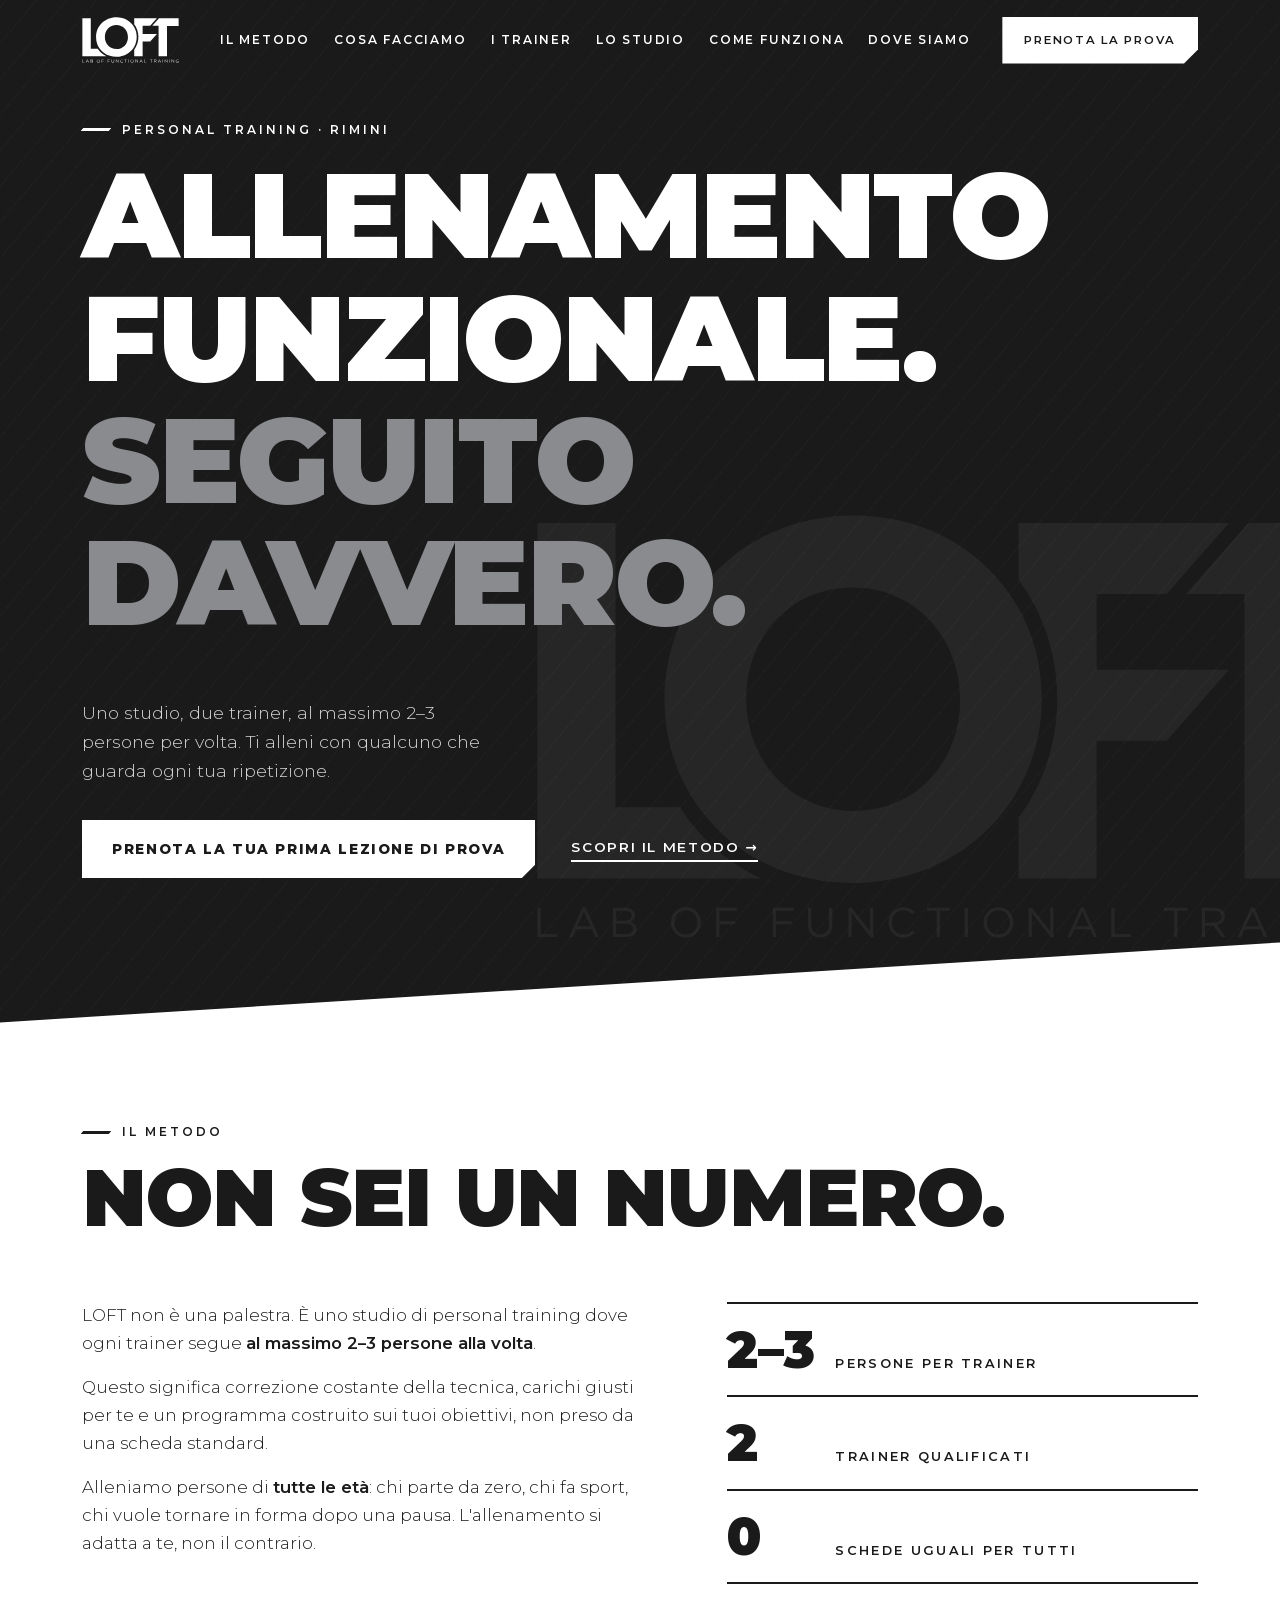
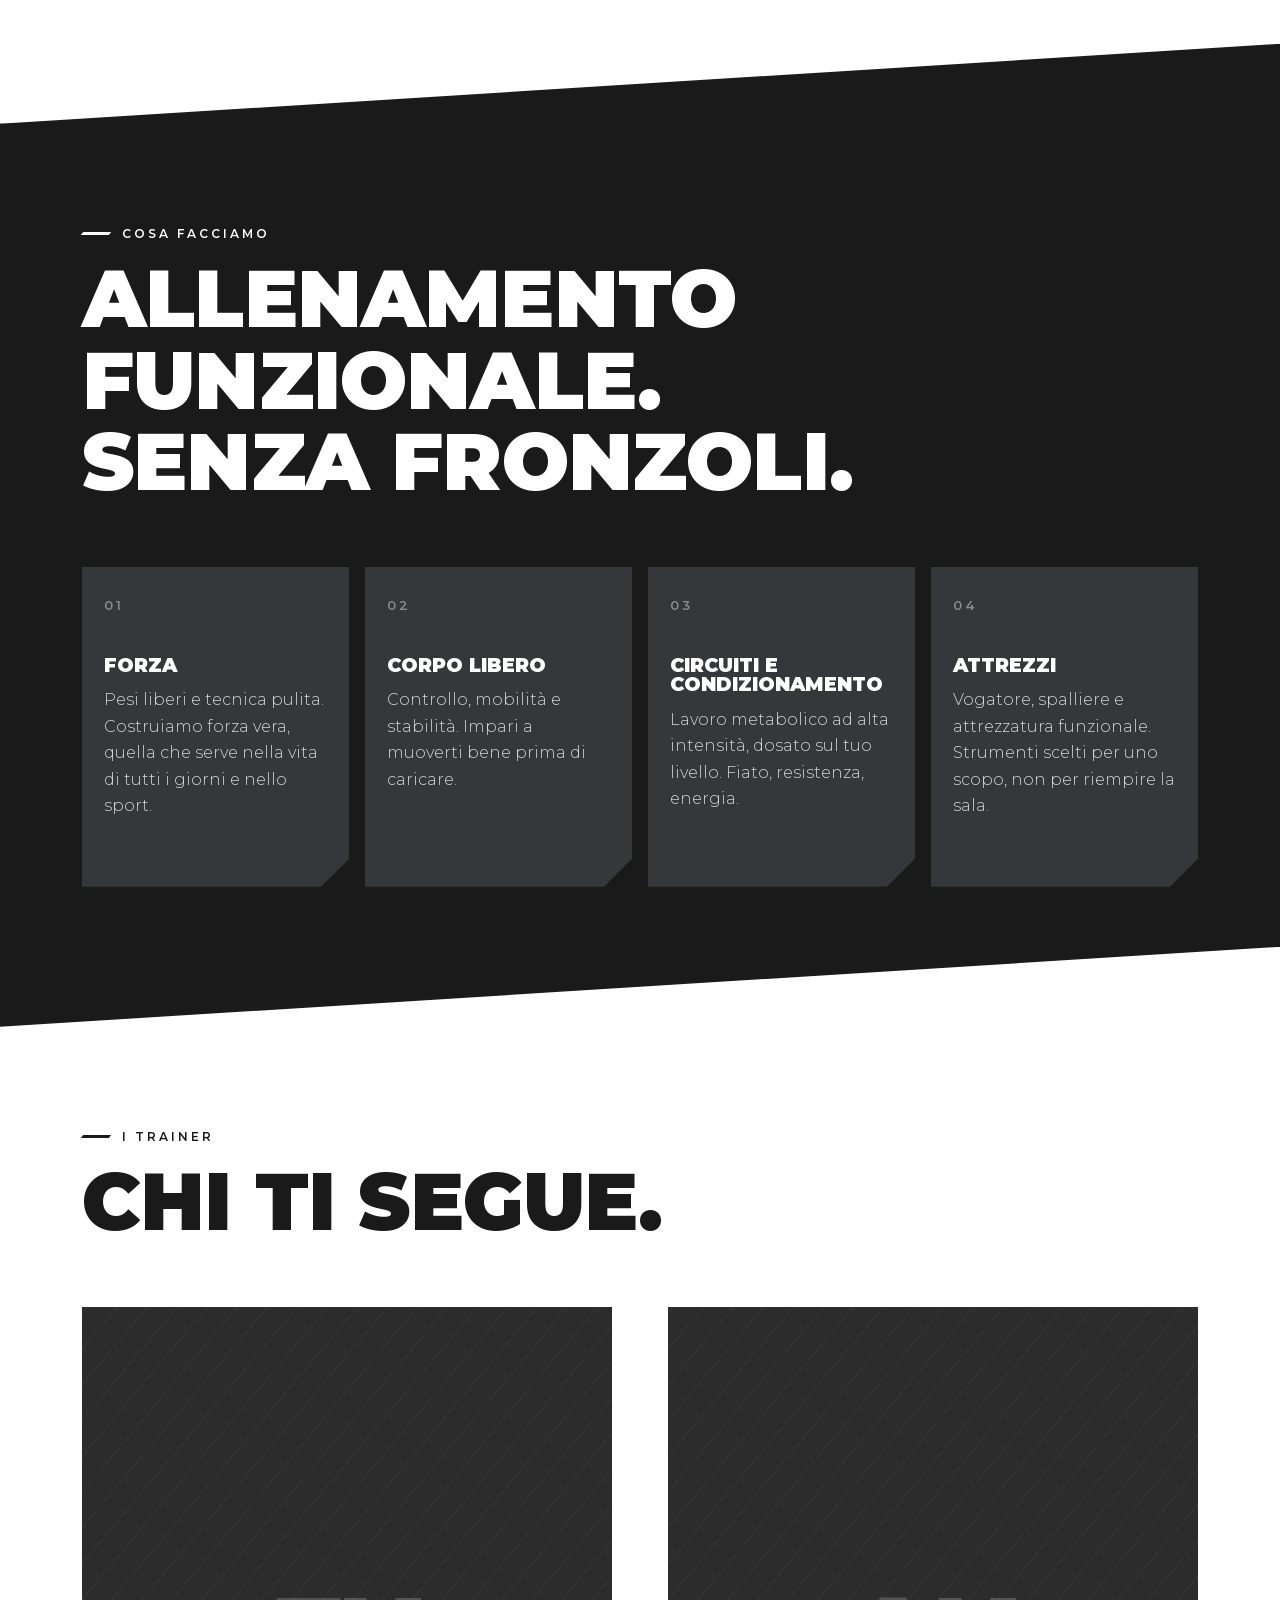
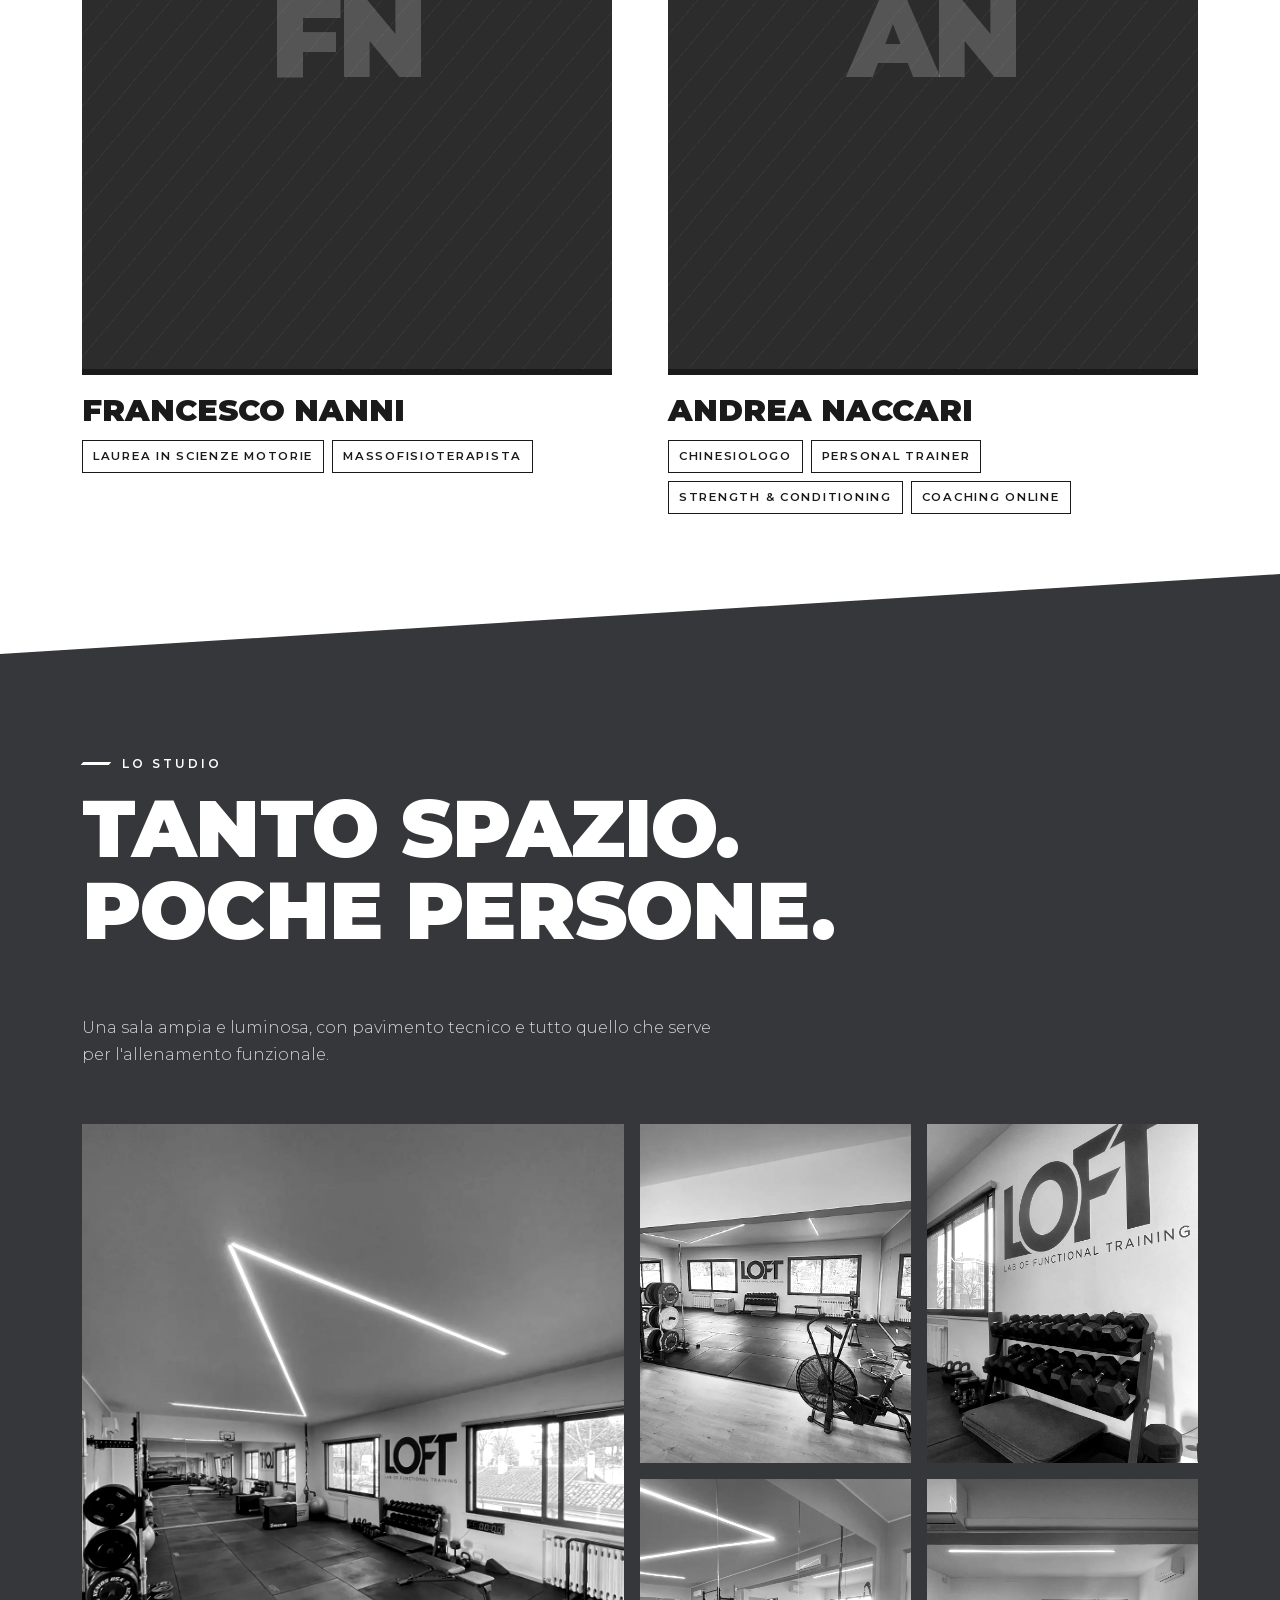
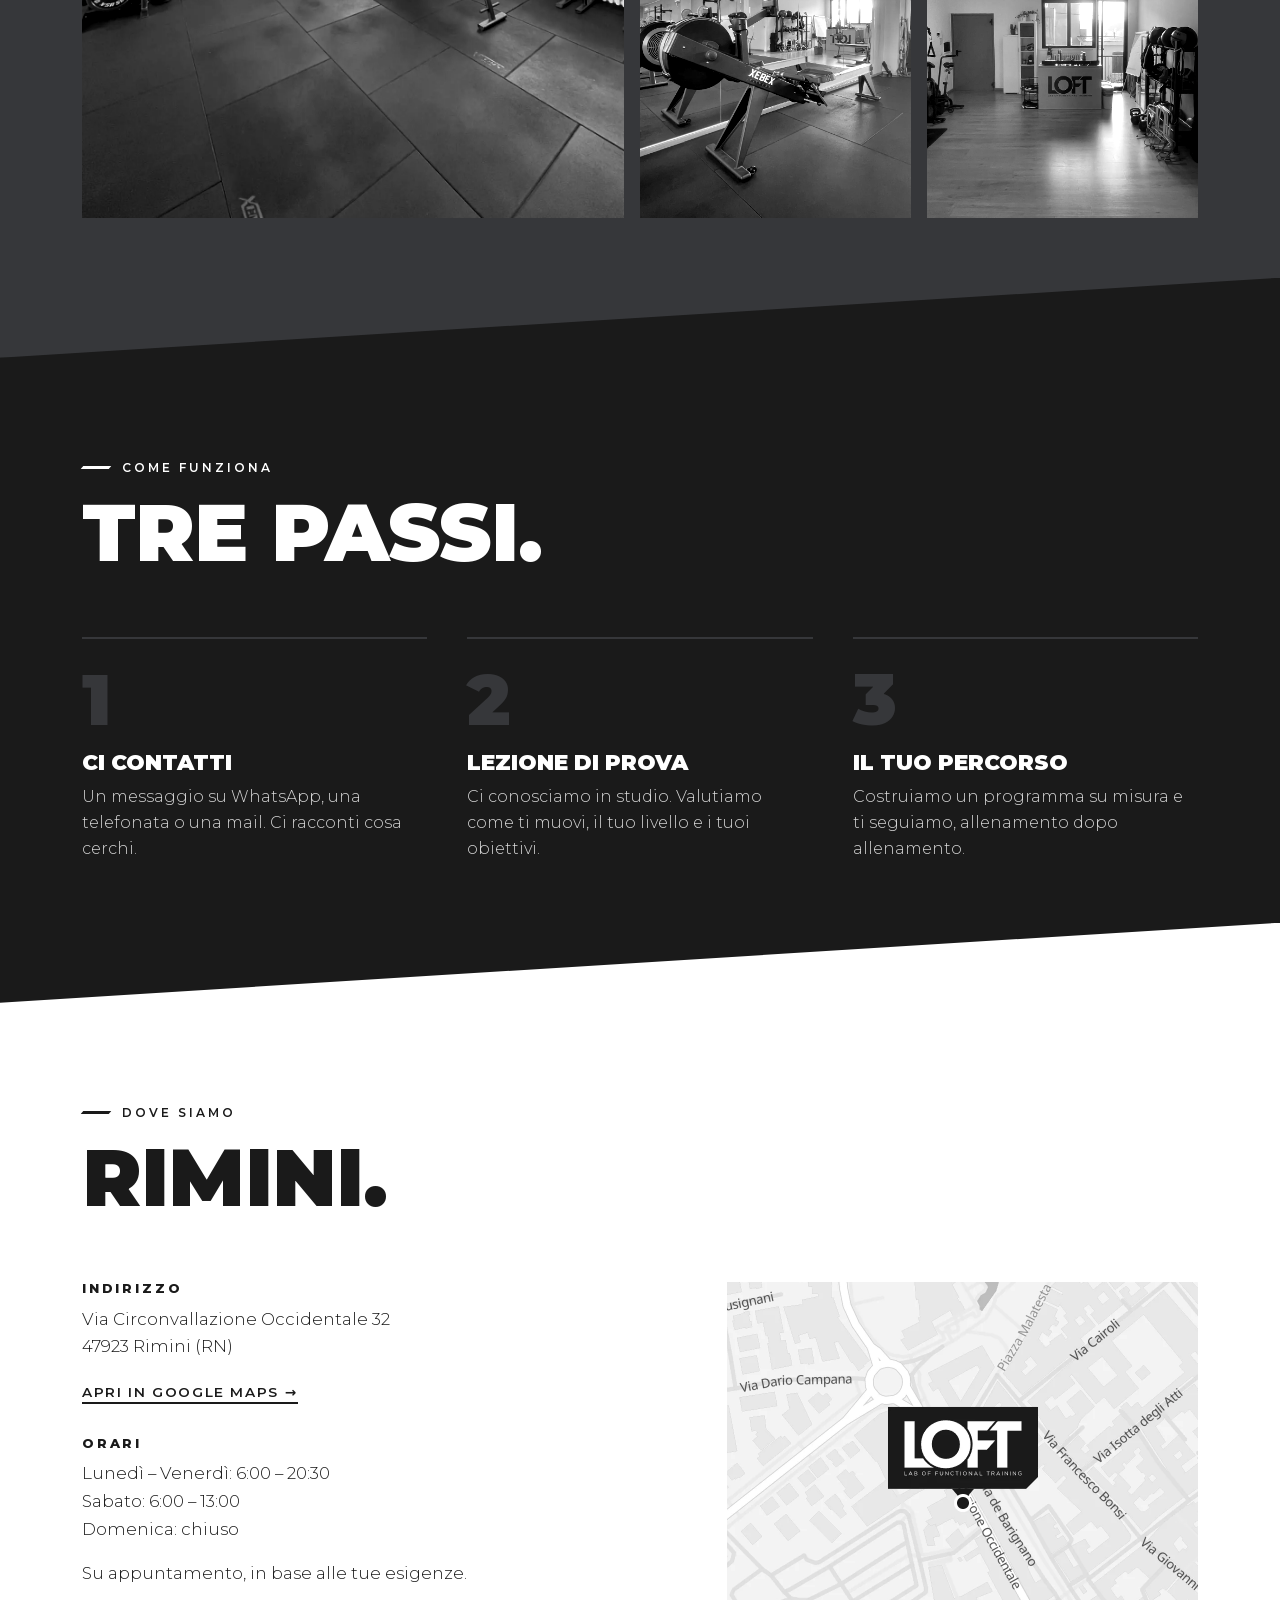
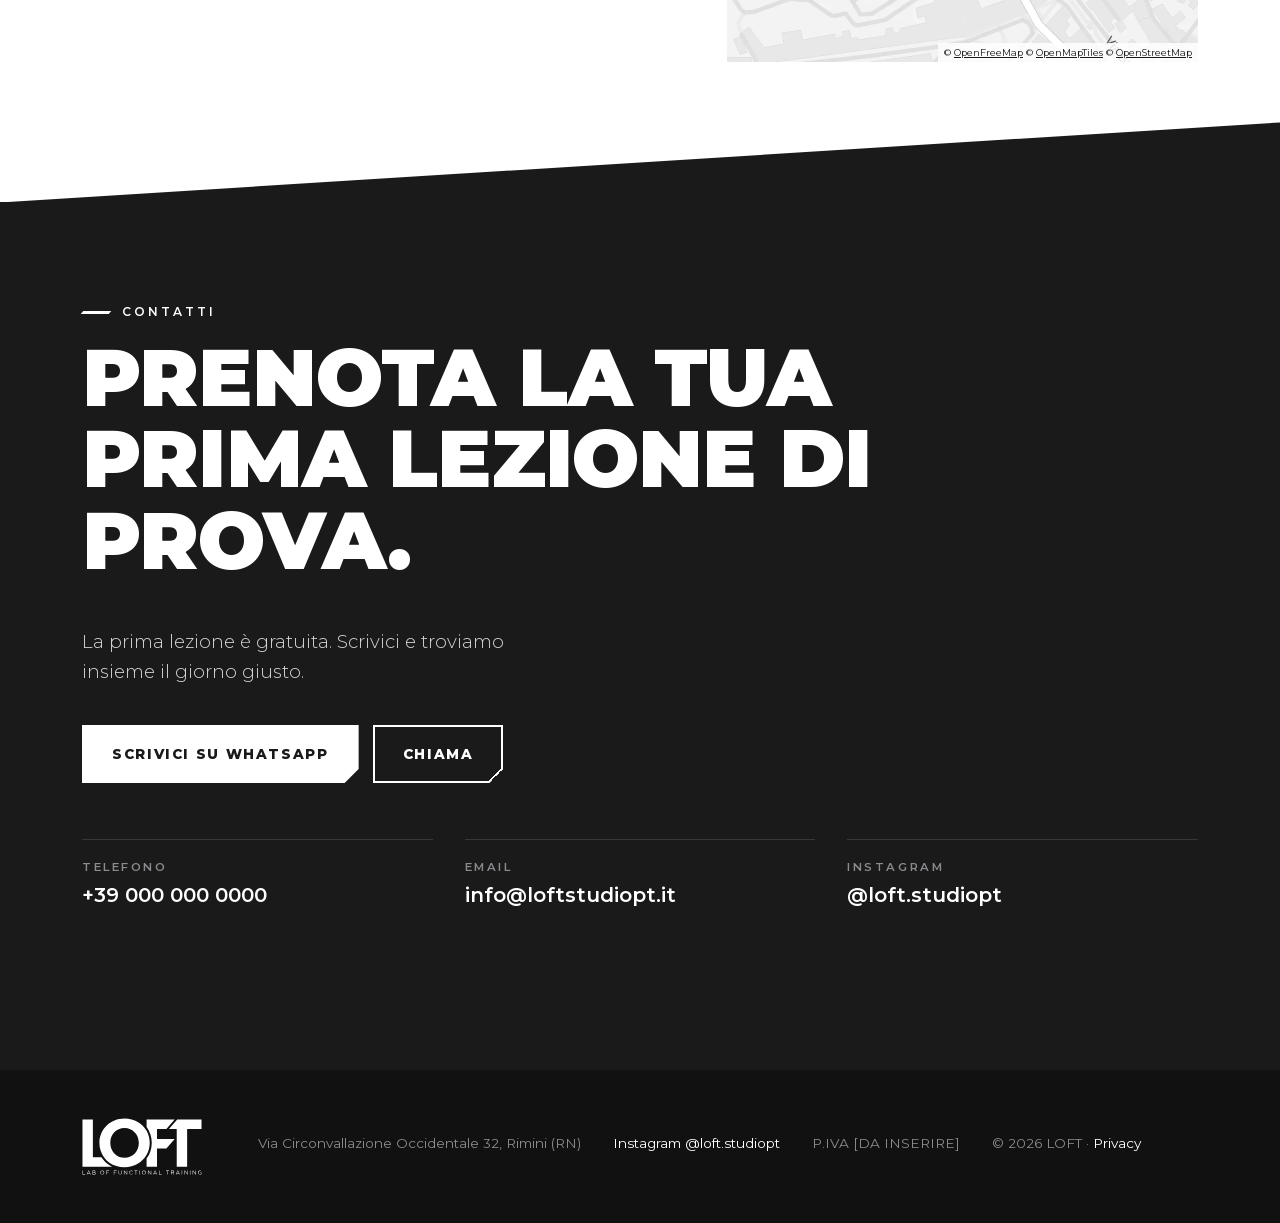
<file: index.html>
<!DOCTYPE html>
<!--
  LOFT – Lab of Functional Training · sito vetrina one-page
  ----------------------------------------------------------
  - I TESTI si modificano direttamente qui sotto, sezione per sezione.
  - I CONTATTI (telefono, WhatsApp, email) sono centralizzati in js/main.js,
    in cima al file (oggetto CONTATTI). Cambiali lì, una volta sola.
  - Tutto ciò che è da completare è marcato con [DA INSERIRE] o con un commento "DA SOSTITUIRE"
    (cerca queste parole nel file).
-->
<html lang="it">
<head>
  <meta charset="utf-8">
  <meta name="viewport" content="width=device-width, initial-scale=1">

  <!-- SEO base -->
  <title>LOFT – Lab of Functional Training | Personal training a Rimini</title>
  <meta name="description" content="Studio di personal training a Rimini. Allenamento funzionale con massimo 2–3 persone per trainer: attenzione individuale e programmazione su misura, per tutte le età.">
  <meta name="theme-color" content="#1A1A1A">

  <!-- Open Graph: l'anteprima quando si condivide il link su WhatsApp / Instagram -->
  <meta property="og:type" content="website">
  <meta property="og:locale" content="it_IT">
  <meta property="og:title" content="LOFT – Lab of Functional Training">
  <meta property="og:description" content="Allenamento funzionale a Rimini. Seguito davvero: massimo 2–3 persone per trainer.">
  <!-- Indirizzi completi (WhatsApp e Facebook li vogliono così).
       DA SOSTITUIRE quando ci sarà il dominio loftstudiopt.it -->
  <link rel="canonical" href="https://giacomociotti.github.io/loft/">
  <meta property="og:url" content="https://giacomociotti.github.io/loft/">
  <meta property="og:image" content="https://giacomociotti.github.io/loft/assets/logo/og-image.jpg">
  <meta property="og:image:width" content="1200">
  <meta property="og:image:height" content="630">

  <!-- Icone (favicon) ricavate dal logo -->
  <link rel="icon" type="image/png" sizes="32x32" href="assets/logo/favicon-32.png">
  <link rel="apple-touch-icon" href="assets/logo/apple-touch-icon.png">

  <!-- Font: Montserrat da Google Fonts -->
  <!-- Font Montserrat ospitato nel sito (vedi css/style.css): "preload" lo fa scaricare subito -->
  <link rel="preload" href="assets/fonts/montserrat-latin.woff2" as="font" type="font/woff2" crossorigin>

  <link rel="stylesheet" href="css/style.css?v=10">

  <!-- Dati strutturati per Google (scheda attività locale).
       Telefono ed email da aggiungere quando saranno quelli reali:
       "telephone": "+39...", "email": "..." -->
  <script type="application/ld+json">
  {
    "@context": "https://schema.org",
    "@type": "SportsActivityLocation",
    "name": "LOFT – Lab of Functional Training",
    "description": "Studio di personal training e allenamento funzionale a Rimini.",
    "url": "https://giacomociotti.github.io/loft/",
    "image": "https://giacomociotti.github.io/loft/assets/logo/og-image.jpg",
    "address": {
      "@type": "PostalAddress",
      "streetAddress": "Via Circonvallazione Occidentale 32",
      "addressLocality": "Rimini",
      "addressRegion": "RN",
      "addressCountry": "IT"
    },
    "openingHoursSpecification": [
      { "@type": "OpeningHoursSpecification",
        "dayOfWeek": ["Monday", "Tuesday", "Wednesday", "Thursday", "Friday"],
        "opens": "06:00", "closes": "20:30" },
      { "@type": "OpeningHoursSpecification",
        "dayOfWeek": "Saturday",
        "opens": "06:00", "closes": "13:00" }
    ],
    "hasMap": "https://maps.app.goo.gl/HEeSXWWouQDTuFud7",
    "sameAs": ["https://www.instagram.com/loft.studiopt"]
  }
  </script>
</head>
<body>

  <!-- Link nascosto per chi naviga da tastiera: salta direttamente al contenuto -->
  <a class="skip-link" href="#metodo">Vai al contenuto</a>

  <!-- ===================== MENU IN ALTO ===================== -->
  <header class="site-header" id="top">
    <div class="container header-inner">
      <a href="#top" class="header-logo" aria-label="LOFT – torna all'inizio">
        <img src="assets/logo/loft-logo-bianco.svg" alt="LOFT – Lab of Functional Training" width="524" height="249">
      </a>

      <!-- Bottone hamburger: visibile solo su telefono -->
      <button class="nav-toggle" aria-expanded="false" aria-controls="menu" aria-label="Apri il menu">
        <span></span><span></span><span></span>
      </button>

      <nav class="nav" id="menu" aria-label="Menu principale">
        <a href="#metodo">Il metodo</a>
        <a href="#cosa-facciamo">Cosa facciamo</a>
        <a href="#trainer">I trainer</a>
        <a href="#studio">Lo studio</a>
        <a href="#come-funziona">Come funziona</a>
        <a href="#dove-siamo">Dove siamo</a>
        <a href="#contatti" class="btn btn-light nav-cta">Prenota la prova</a>
      </nav>
    </div>
  </header>

  <main>

    <!-- ===================== 1. HERO ===================== -->
    <section class="hero">
      <div class="container hero-inner">
        <p class="eyebrow">Personal training · Rimini</p>
        <h1 class="hero-title">
          Allenamento funzionale.<br>
          <span class="outline">Seguito davvero.</span>
        </h1>
        <p class="hero-lead">
          Uno studio, due trainer, al massimo 2–3 persone per volta.
          Ti alleni con qualcuno che guarda ogni tua ripetizione.
        </p>
        <div class="hero-actions">
          <!-- "gratuita" da confermare con i titolari -->
          <a href="#contatti" class="btn btn-light">Prenota la tua prima lezione di prova</a>
          <a href="#metodo" class="link-arrow">Scopri il metodo</a>
        </div>
      </div>
      <!-- Grande "LOFT" decorativo sullo sfondo -->
      <img class="hero-watermark" src="assets/logo/loft-logo-bianco.svg" alt="" aria-hidden="true" width="524" height="249">
    </section>

    <!-- ===================== 2. IL METODO / CHI SIAMO ===================== -->
    <section class="section section-light cut-top" id="metodo">
      <div class="container">
        <p class="eyebrow">Il metodo</p>
        <h2 class="section-title">Non sei un numero.</h2>

        <div class="split">
          <div class="prose">
            <p>
              LOFT non è una palestra. È uno studio di personal training dove ogni trainer
              segue <strong>al massimo 2–3 persone alla volta</strong>.
            </p>
            <p>
              Questo significa correzione costante della tecnica, carichi giusti per te
              e un programma costruito sui tuoi obiettivi, non preso da una scheda standard.
            </p>
            <p>
              Alleniamo persone di <strong>tutte le età</strong>: chi parte da zero, chi fa sport,
              chi vuole tornare in forma dopo una pausa. L'allenamento si adatta a te,
              non il contrario.
            </p>
          </div>

          <ul class="facts">
            <li><span class="fact-num">2–3</span><span class="fact-label">persone per trainer</span></li>
            <li><span class="fact-num">2</span><span class="fact-label">trainer qualificati</span></li>
            <li><span class="fact-num">0</span><span class="fact-label">schede uguali per tutti</span></li>
          </ul>
        </div>
      </div>
    </section>

    <!-- ===================== 3. COSA FACCIAMO ===================== -->
    <section class="section section-dark cut-top" id="cosa-facciamo">
      <div class="container">
        <p class="eyebrow">Cosa facciamo</p>
        <h2 class="section-title">Allenamento funzionale.<br>Senza fronzoli.</h2>

        <div class="cards">
          <article class="card">
            <span class="card-num">01</span>
            <h3>Forza</h3>
            <p>Pesi liberi e tecnica pulita. Costruiamo forza vera, quella che serve nella vita di tutti i giorni e nello sport.</p>
          </article>
          <article class="card">
            <span class="card-num">02</span>
            <h3>Corpo libero</h3>
            <p>Controllo, mobilità e stabilità. Impari a muoverti bene prima di caricare.</p>
          </article>
          <article class="card">
            <span class="card-num">03</span>
            <h3>Circuiti e condizionamento</h3>
            <p>Lavoro metabolico ad alta intensità, dosato sul tuo livello. Fiato, resistenza, energia.</p>
          </article>
          <article class="card">
            <span class="card-num">04</span>
            <h3>Attrezzi</h3>
            <p>Vogatore, spalliere e attrezzatura funzionale. Strumenti scelti per uno scopo, non per riempire la sala.</p>
          </article>
        </div>
      </div>
    </section>

    <!-- ===================== 4. I TRAINER ===================== -->
    <section class="section section-light cut-top" id="trainer">
      <div class="container">
        <p class="eyebrow">I trainer</p>
        <h2 class="section-title">Chi ti segue.</h2>

        <div class="trainers">
          <article class="trainer">
            <!-- DA SOSTITUIRE: foto del trainer.
                 Quando c'è la foto, sostituisci il <div class="trainer-photo ..."> con:
                 <img class="trainer-photo" src="assets/img/francesco-nanni.webp" alt="Francesco Nanni, trainer di LOFT" loading="lazy" width="800" height="1000"> -->
            <div class="trainer-photo trainer-photo-placeholder" role="img" aria-label="Foto di Francesco Nanni in arrivo">FN</div>
            <div class="trainer-body">
              <h3>Francesco Nanni</h3>
              <ul class="tags">
                <li>Laurea in Scienze Motorie</li>
                <li>Massofisioterapista</li>
              </ul>
            </div>
          </article>

          <article class="trainer">
            <!-- DA SOSTITUIRE: foto del trainer (vedi istruzioni sopra), es. assets/img/andrea-naccari.webp -->
            <div class="trainer-photo trainer-photo-placeholder" role="img" aria-label="Foto di Andrea Naccari in arrivo">AN</div>
            <div class="trainer-body">
              <h3>Andrea Naccari</h3>
              <ul class="tags">
                <li>Chinesiologo</li>
                <li>Personal Trainer</li>
                <li>Strength &amp; Conditioning</li>
                <li>Coaching online</li>
              </ul>
            </div>
          </article>
        </div>
      </div>
    </section>

    <!-- ===================== 4b. LO STUDIO (foto della palestra) =====================
         Foto in assets/img/palestra/ (versioni leggere in WebP; gli originali sono in originali/).
         Il bianco e nero lo applica il CSS: le foto restano a colori nei file.
         Su telefono le foto scorrono di lato; su desktop diventano una griglia
         con la prima foto grande a sinistra. Per cambiare foto basta cambiare src e alt. -->
    <section class="section section-studio cut-top" id="studio">
      <div class="container">
        <p class="eyebrow">Lo studio</p>
        <h2 class="section-title">Tanto spazio.<br>Poche persone.</h2>
        <p class="studio-lead">Una sala ampia e luminosa, con pavimento tecnico e tutto quello che serve per l'allenamento funzionale.</p>

        <!-- tabindex e aria-label: permettono di scorrere le foto anche da tastiera -->
        <div class="gallery" role="region" aria-label="Foto dello studio" tabindex="0">
          <img src="assets/img/palestra/sala-panoramica.webp" alt="La sala di LOFT vista dal fondo, con le luci a LED sul soffitto e il logo sul muro" loading="lazy" width="1200" height="1600">
          <img src="assets/img/palestra/sala-panoramica-ingresso.webp" alt="La sala vista dall'ingresso: dischi, air bike e pavimento tecnico" loading="lazy" width="1000" height="1000">
          <img src="assets/img/palestra/parete-logo-manubri.webp" alt="Il logo LOFT sulla parete, sopra la rastrelliera dei manubri" loading="lazy" width="1000" height="1333">
          <img src="assets/img/palestra/vogatore-sala.webp" alt="Un vogatore davanti agli specchi della sala" loading="lazy" width="1000" height="1333">
          <img src="assets/img/palestra/sala-ingresso-bancone.webp" alt="L'ingresso con il bancone LOFT e l'attrezzatura funzionale" loading="lazy" width="1000" height="1333">
        </div>
      </div>
    </section>

    <!-- ===================== 5. COME FUNZIONA ===================== -->
    <section class="section section-dark cut-top" id="come-funziona">
      <div class="container">
        <p class="eyebrow">Come funziona</p>
        <h2 class="section-title">Tre passi.</h2>

        <ol class="steps">
          <li class="step">
            <span class="step-num">1</span>
            <h3>Ci contatti</h3>
            <p>Un messaggio su WhatsApp, una telefonata o una mail. Ci racconti cosa cerchi.</p>
          </li>
          <li class="step">
            <span class="step-num">2</span>
            <h3>Lezione di prova</h3>
            <p>Ci conosciamo in studio. Valutiamo come ti muovi, il tuo livello e i tuoi obiettivi.</p>
          </li>
          <li class="step">
            <span class="step-num">3</span>
            <h3>Il tuo percorso</h3>
            <p>Costruiamo un programma su misura e ti seguiamo, allenamento dopo allenamento.</p>
          </li>
        </ol>
      </div>
    </section>

    <!-- ===================== 6. DOVE SIAMO E ORARI ===================== -->
    <section class="section section-light cut-top" id="dove-siamo">
      <div class="container">
        <p class="eyebrow">Dove siamo</p>
        <h2 class="section-title">Rimini.</h2>

        <div class="split">
          <div class="info">
            <h3>Indirizzo</h3>
            <p>
              Via Circonvallazione Occidentale 32<br>
              47923 Rimini (RN)
            </p>
            <p>
              <a class="link-arrow link-dark" href="https://maps.app.goo.gl/HEeSXWWouQDTuFud7" target="_blank" rel="noopener">Apri in Google Maps</a>
            </p>

            <h3>Orari</h3>
            <!-- Orari presi dalla scheda Google Maps di LOFT (22/11/2026), da confermare con i titolari.
                 Se cambiano, aggiornarli anche nei dati strutturati (openingHoursSpecification) in cima alla pagina. -->
            <p>Lunedì – Venerdì: 6:00 – 20:30<br>Sabato: 6:00 – 13:00<br>Domenica: chiuso</p>
            <p>Su appuntamento, in base alle tue esigenze.</p>
          </div>

          <!-- Mappa: immagine statica salvata nel sito (assets/img/mappa-loft.webp).
               Disegnata da dati OpenStreetMap (stile OpenFreeMap) in alta definizione:
               il file è 2000×1520 pixel e il CSS lo mostra a metà (1000×760),
               così resta nitido sugli schermi dei telefoni.
               Nessun servizio esterno viene caricato: niente cookie, niente banner.
               Un tocco apre la scheda Google Maps di LOFT.
               La scritta con © OpenStreetMap è obbligatoria per la licenza: non toglierla. -->
          <div class="map">
            <a href="https://maps.app.goo.gl/HEeSXWWouQDTuFud7" target="_blank" rel="noopener" aria-label="Apri la posizione di LOFT in Google Maps">
              <img src="assets/img/mappa-loft.webp" alt="Mappa di Rimini con la posizione di LOFT in Via Circonvallazione Occidentale 32" loading="lazy" width="1000" height="760">
            </a>
            <small class="map-credit">© <a href="https://openfreemap.org" target="_blank" rel="noopener">OpenFreeMap</a> © <a href="https://openmaptiles.org" target="_blank" rel="noopener">OpenMapTiles</a> © <a href="https://www.openstreetmap.org/copyright" target="_blank" rel="noopener">OpenStreetMap</a></small>
          </div>
        </div>
      </div>
    </section>

    <!-- ===================== 7. CONTATTI ===================== -->
    <section class="section section-dark cut-top contact" id="contatti">
      <div class="container">
        <p class="eyebrow">Contatti</p>
        <h2 class="section-title">Prenota la tua<br>prima lezione di prova.</h2>
        <!-- DA SOSTITUIRE: confermare con i titolari che la prova sia gratuita -->
        <p class="contact-lead">La prima lezione è gratuita. Scrivici e troviamo insieme il giorno giusto.</p>

        <!-- I link qui sotto vengono completati da js/main.js (oggetto CONTATTI) -->
        <div class="contact-actions">
          <a class="btn btn-light" data-contatto="whatsapp" href="#" target="_blank" rel="noopener">Scrivici su WhatsApp</a>
          <a class="btn btn-outline" data-contatto="telefono" href="#">Chiama</a>
        </div>

        <ul class="contact-list">
          <li><span>Telefono</span> <a data-contatto="telefono" data-mostra="testo" href="#">[DA INSERIRE]</a></li>
          <li><span>Email</span> <a data-contatto="email" data-mostra="testo" href="#">[DA INSERIRE]</a></li>
          <li><span>Instagram</span> <a href="https://www.instagram.com/loft.studiopt" target="_blank" rel="noopener">@loft.studiopt</a></li>
        </ul>
      </div>
    </section>

  </main>

  <!-- ===================== 8. FOOTER ===================== -->
  <footer class="site-footer">
    <div class="container footer-inner">
      <img class="footer-logo" src="assets/logo/loft-logo-bianco.svg" alt="LOFT – Lab of Functional Training" width="524" height="249" loading="lazy">
      <div class="footer-info">
        <p>Via Circonvallazione Occidentale 32, Rimini (RN)</p>
        <p><a href="https://www.instagram.com/loft.studiopt" target="_blank" rel="noopener">Instagram @loft.studiopt</a></p>
        <!-- DA SOSTITUIRE: P.IVA e ragione sociale -->
        <p>P.IVA [DA INSERIRE]</p>
        <p>© <span id="anno">2026</span> LOFT · <a href="privacy.html">Privacy</a></p>
      </div>
    </div>
  </footer>

  <script src="js/main.js?v=4"></script>
</body>
</html>
</file>
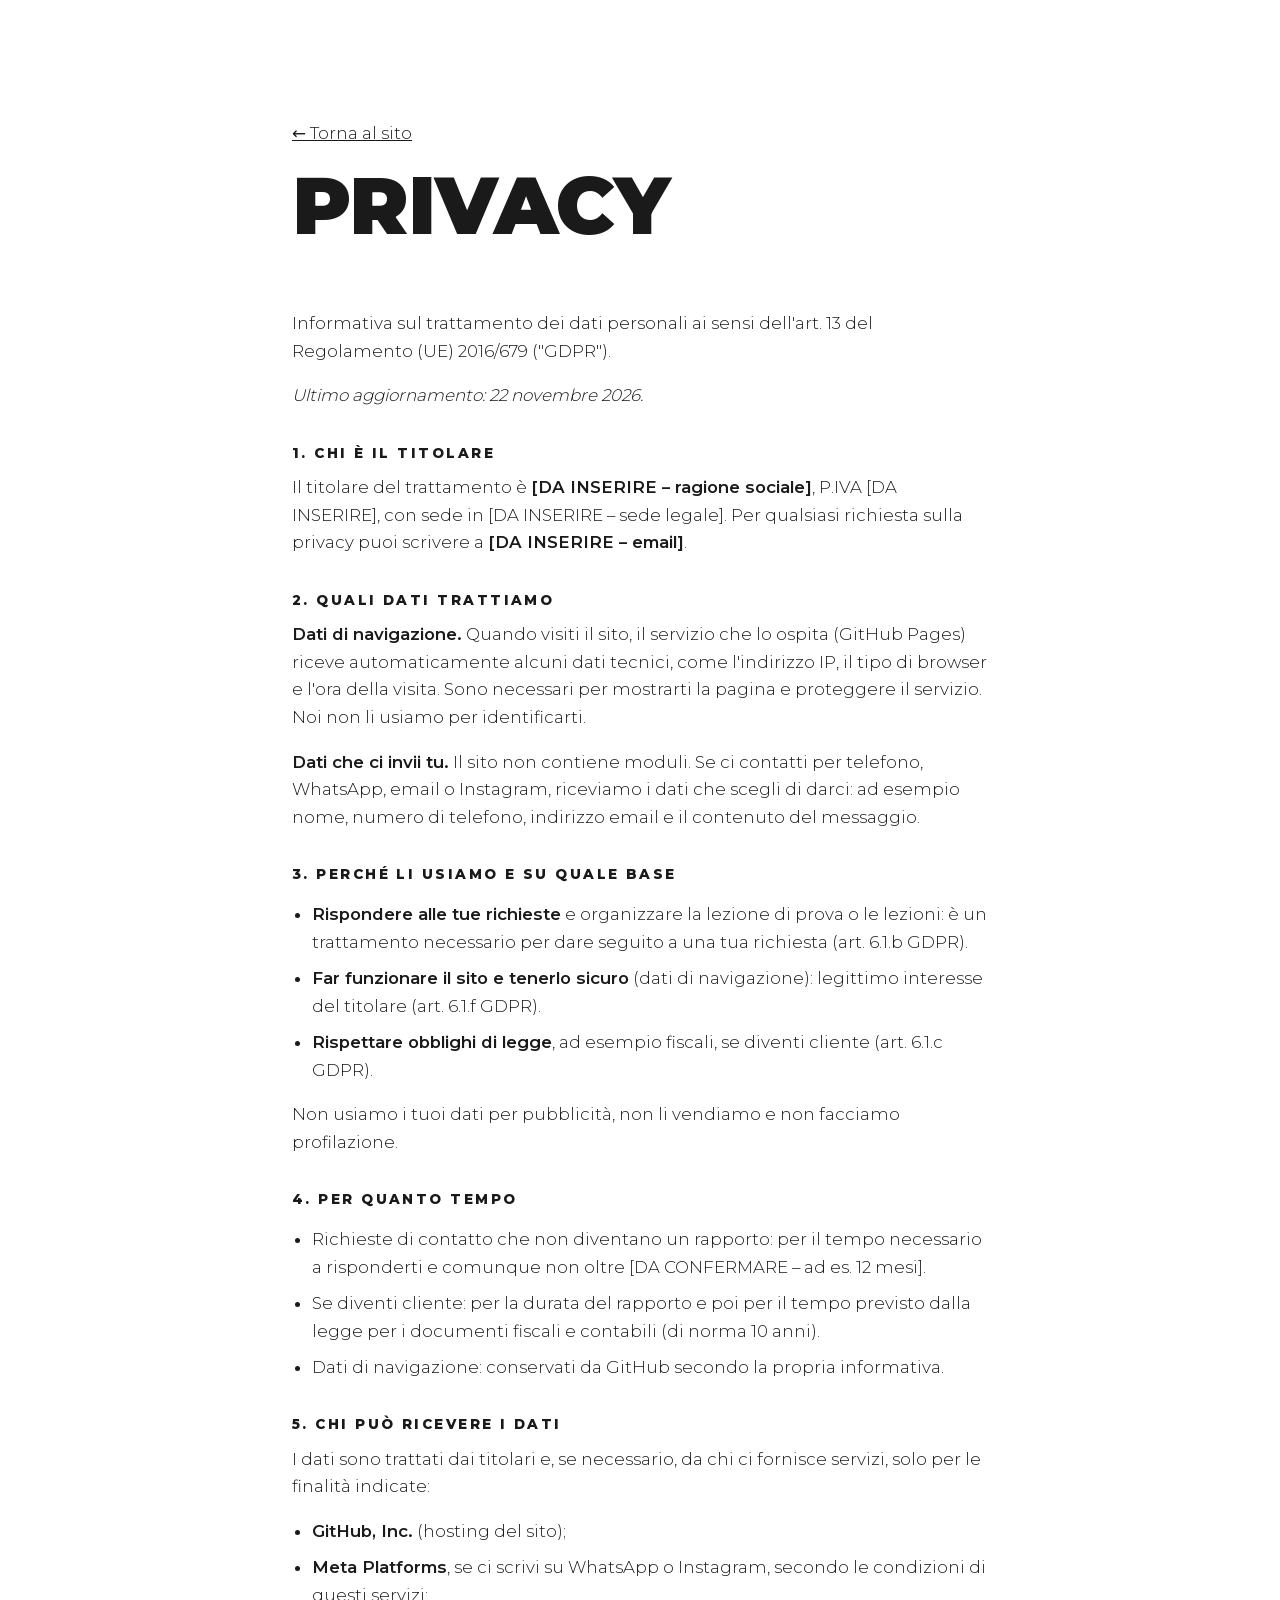
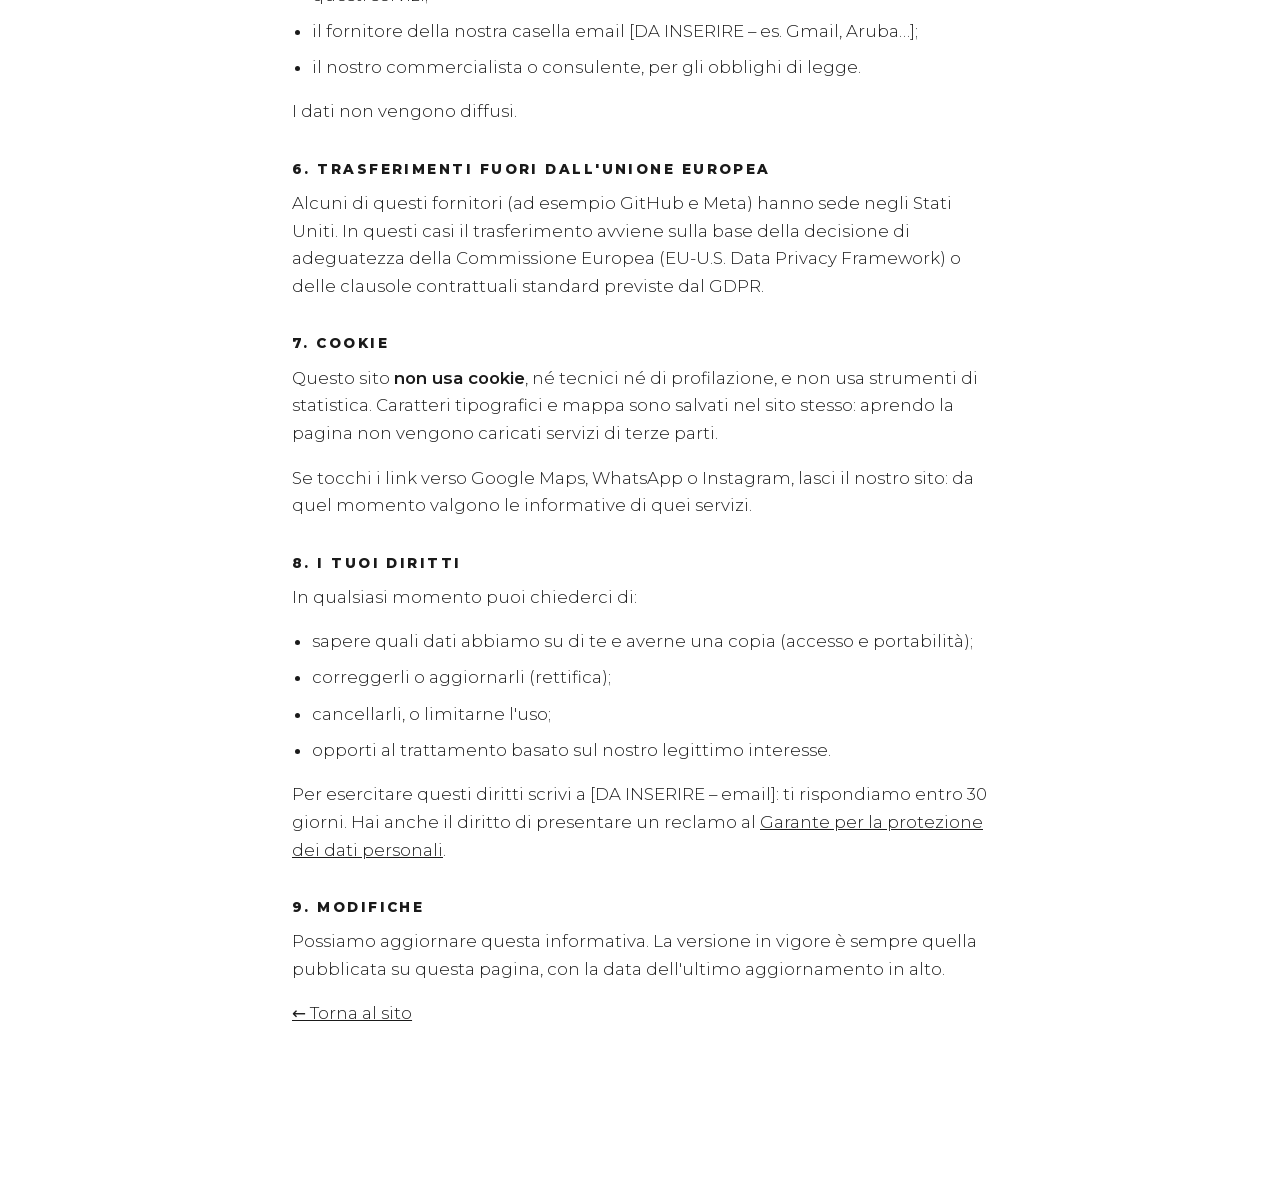
<file: privacy.html>
<!DOCTYPE html>
<html lang="it">
<head>
  <meta charset="utf-8">
  <meta name="viewport" content="width=device-width, initial-scale=1">
  <title>Privacy – LOFT</title>
  <meta name="robots" content="noindex">
  <link rel="icon" type="image/png" sizes="32x32" href="assets/logo/favicon-32.png">
  <!-- Font Montserrat ospitato nel sito (vedi css/style.css): "preload" lo fa scaricare subito -->
  <link rel="preload" href="assets/fonts/montserrat-latin.woff2" as="font" type="font/woff2" crossorigin>
  <link rel="stylesheet" href="css/style.css?v=10">
</head>
<body class="section-light">
  <!--
    INFORMATIVA PRIVACY – BOZZA COMPLETA, DA FAR VERIFICARE a un consulente/commercialista
    prima della pubblicazione definitiva (non è un parere legale).

    Cosa fa il sito, in breve (utile a chi la verifica):
    - nessun modulo, nessuna registrazione, nessun cookie, nessuno strumento di statistica;
    - font e mappa sono file salvati nel sito: la pagina non carica servizi esterni;
    - hosting: GitHub Pages (GitHub, Inc., USA), che registra l'IP dei visitatori;
    - i contatti avvengono fuori dal sito: telefono, WhatsApp (Meta), email, Instagram.

    Da completare: tutti i punti [DA INSERIRE] e [DA CONFERMARE].
  -->
  <main class="section">
    <div class="container prose" style="max-width: 760px;">
      <p><a class="link-dark" href="index.html">← Torna al sito</a></p>
      <h1 class="section-title">Privacy</h1>
      <p>Informativa sul trattamento dei dati personali ai sensi dell'art. 13 del Regolamento (UE) 2016/679 ("GDPR").</p>
      <p><em>Ultimo aggiornamento: 22 novembre 2026.</em></p>

      <h2>1. Chi è il titolare</h2>
      <p>Il titolare del trattamento è <strong>[DA INSERIRE – ragione sociale]</strong>, P.IVA [DA INSERIRE], con sede in [DA INSERIRE – sede legale]. Per qualsiasi richiesta sulla privacy puoi scrivere a <strong>[DA INSERIRE – email]</strong>.</p>

      <h2>2. Quali dati trattiamo</h2>
      <p><strong>Dati di navigazione.</strong> Quando visiti il sito, il servizio che lo ospita (GitHub Pages) riceve automaticamente alcuni dati tecnici, come l'indirizzo IP, il tipo di browser e l'ora della visita. Sono necessari per mostrarti la pagina e proteggere il servizio. Noi non li usiamo per identificarti.</p>
      <p><strong>Dati che ci invii tu.</strong> Il sito non contiene moduli. Se ci contatti per telefono, WhatsApp, email o Instagram, riceviamo i dati che scegli di darci: ad esempio nome, numero di telefono, indirizzo email e il contenuto del messaggio.</p>

      <h2>3. Perché li usiamo e su quale base</h2>
      <ul>
        <li><strong>Rispondere alle tue richieste</strong> e organizzare la lezione di prova o le lezioni: è un trattamento necessario per dare seguito a una tua richiesta (art. 6.1.b GDPR).</li>
        <li><strong>Far funzionare il sito e tenerlo sicuro</strong> (dati di navigazione): legittimo interesse del titolare (art. 6.1.f GDPR).</li>
        <li><strong>Rispettare obblighi di legge</strong>, ad esempio fiscali, se diventi cliente (art. 6.1.c GDPR).</li>
      </ul>
      <p>Non usiamo i tuoi dati per pubblicità, non li vendiamo e non facciamo profilazione.</p>

      <h2>4. Per quanto tempo</h2>
      <ul>
        <li>Richieste di contatto che non diventano un rapporto: per il tempo necessario a risponderti e comunque non oltre [DA CONFERMARE – ad es. 12 mesi].</li>
        <li>Se diventi cliente: per la durata del rapporto e poi per il tempo previsto dalla legge per i documenti fiscali e contabili (di norma 10 anni).</li>
        <li>Dati di navigazione: conservati da GitHub secondo la propria informativa.</li>
      </ul>

      <h2>5. Chi può ricevere i dati</h2>
      <p>I dati sono trattati dai titolari e, se necessario, da chi ci fornisce servizi, solo per le finalità indicate:</p>
      <ul>
        <li><strong>GitHub, Inc.</strong> (hosting del sito);</li>
        <li><strong>Meta Platforms</strong>, se ci scrivi su WhatsApp o Instagram, secondo le condizioni di questi servizi;</li>
        <li>il fornitore della nostra casella email [DA INSERIRE – es. Gmail, Aruba…];</li>
        <li>il nostro commercialista o consulente, per gli obblighi di legge.</li>
      </ul>
      <p>I dati non vengono diffusi.</p>

      <h2>6. Trasferimenti fuori dall'Unione Europea</h2>
      <p>Alcuni di questi fornitori (ad esempio GitHub e Meta) hanno sede negli Stati Uniti. In questi casi il trasferimento avviene sulla base della decisione di adeguatezza della Commissione Europea (EU-U.S. Data Privacy Framework) o delle clausole contrattuali standard previste dal GDPR.</p>

      <h2>7. Cookie</h2>
      <p>Questo sito <strong>non usa cookie</strong>, né tecnici né di profilazione, e non usa strumenti di statistica. Caratteri tipografici e mappa sono salvati nel sito stesso: aprendo la pagina non vengono caricati servizi di terze parti.</p>
      <p>Se tocchi i link verso Google Maps, WhatsApp o Instagram, lasci il nostro sito: da quel momento valgono le informative di quei servizi.</p>

      <h2>8. I tuoi diritti</h2>
      <p>In qualsiasi momento puoi chiederci di:</p>
      <ul>
        <li>sapere quali dati abbiamo su di te e averne una copia (accesso e portabilità);</li>
        <li>correggerli o aggiornarli (rettifica);</li>
        <li>cancellarli, o limitarne l'uso;</li>
        <li>opporti al trattamento basato sul nostro legittimo interesse.</li>
      </ul>
      <p>Per esercitare questi diritti scrivi a [DA INSERIRE – email]: ti rispondiamo entro 30 giorni. Hai anche il diritto di presentare un reclamo al <a class="link-dark" href="https://www.garanteprivacy.it" target="_blank" rel="noopener">Garante per la protezione dei dati personali</a>.</p>

      <h2>9. Modifiche</h2>
      <p>Possiamo aggiornare questa informativa. La versione in vigore è sempre quella pubblicata su questa pagina, con la data dell'ultimo aggiornamento in alto.</p>

      <p><a class="link-dark" href="index.html">← Torna al sito</a></p>
    </div>
  </main>
</body>
</html>
</file>
<file: css/style.css>
/* =========================================================
   LOFT – foglio di stile
   Approccio "mobile-first": le regole base sono per il telefono,
   le @media (min-width: ...) in fondo aggiungono il layout per schermi grandi.
   ========================================================= */

/* ---------- 0. FONT (ospitato nel sito, niente Google Fonts) ----------
   Montserrat (licenza libera SIL OFL), un unico file "variabile" con tutti
   i pesi da 300 a 900 e i caratteri latini (accenti italiani compresi).
   Caricarlo da qui evita di inviare l'IP dei visitatori a Google. */
@font-face {
  font-family: "Montserrat";
  font-style: normal;
  font-weight: 300 900;
  font-display: swap;
  src: url("../assets/fonts/montserrat-latin.woff2") format("woff2");
}

/* ---------- 1. VARIABILI (colori, font, misure) ---------- */
:root {
  --nero: #1A1A1A;        /* nero del logo */
  --antracite: #36373A;   /* grigio antracite, card e blocchi scuri */
  --grigio: #8A8B8E;      /* grigio medio per testi secondari su scuro */
  --grigio-chiaro: #EDEDED;
  --bianco: #FFFFFF;

  --font: "Montserrat", system-ui, -apple-system, "Segoe UI", sans-serif;

  --gutter: 20px;          /* margine laterale su telefono */
  --max: 1180px;           /* larghezza massima del contenuto */
  --taglio: 6vw;           /* altezza del taglio diagonale tra le sezioni */
  --header-h: 64px;
}

/* ---------- 2. BASE ---------- */
*, *::before, *::after { box-sizing: border-box; }

html {
  scroll-behavior: smooth;                  /* scroll fluido verso le sezioni */
  scroll-padding-top: var(--header-h);      /* il menu fisso non copre i titoli */
}

body {
  margin: 0;
  font-family: var(--font);
  font-weight: 400;
  font-size: 1rem;
  line-height: 1.65;
  color: var(--bianco);
  background: var(--nero);
  -webkit-font-smoothing: antialiased;
}

img { max-width: 100%; display: block; }
a { color: inherit; }
h1, h2, h3 { margin: 0; line-height: 1.02; }
p { margin: 0 0 1em; }

.container {
  width: 100%;
  max-width: var(--max);
  margin: 0 auto;
  padding: 0 var(--gutter);
}

/* Contorno ben visibile per chi naviga con la tastiera */
:focus-visible { outline: 3px solid currentColor; outline-offset: 3px; }

.skip-link {
  position: absolute; left: -9999px; top: 0;
  background: var(--bianco); color: var(--nero);
  padding: 10px 16px; z-index: 100; font-weight: 600;
}
.skip-link:focus { left: 10px; top: 10px; }

/* ---------- 3. TIPOGRAFIA RICORRENTE ---------- */

/* Occhiello: piccolo, maiuscolo, spaziato come la tagline del logo */
.eyebrow {
  font-size: 0.75rem;
  font-weight: 600;
  letter-spacing: 0.25em;
  text-transform: uppercase;
  margin-bottom: 1.2em;
  display: flex; align-items: center; gap: 12px;
}
.eyebrow::before {             /* trattino obliquo, richiama il taglio della F */
  content: "";
  width: 28px; height: 3px;
  background: currentColor;
  transform: skewX(-40deg);
}

.section-title {
  font-size: clamp(2.2rem, 9vw, 5rem);
  font-weight: 900;
  text-transform: uppercase;
  letter-spacing: -0.01em;
  margin-bottom: 0.8em;
}

.prose p, .info p { font-weight: 300; font-size: 1.05rem; }
/* Pagina privacy: titoletti e elenchi */
.prose h2 {
  font-size: 0.85rem; font-weight: 800;
  letter-spacing: 0.18em; text-transform: uppercase;
  line-height: 1.5;
  margin: 2.4em 0 0.8em;
}
.prose ul { font-weight: 300; font-size: 1.05rem; padding-left: 1.2em; }
.prose li { margin-bottom: 0.5em; }
strong { font-weight: 600; }

.placeholder { opacity: 0.6; font-style: italic; }

/* ---------- 4. BOTTONI E LINK ---------- */
.btn {
  display: inline-block;
  padding: 16px 28px;
  font-weight: 800;
  font-size: 0.85rem;
  letter-spacing: 0.12em;
  text-transform: uppercase;
  text-decoration: none;
  text-align: center;
  border: 2px solid transparent;
  /* angolo in basso a destra tagliato in diagonale */
  clip-path: polygon(0 0, 100% 0, 100% calc(100% - 14px), calc(100% - 14px) 100%, 0 100%);
  transition: background-color .2s, color .2s;
}
.btn-light { background: var(--bianco); color: var(--nero); }
.btn-light:hover, .btn-light:focus-visible { background: var(--grigio-chiaro); }
.btn-outline { border-color: var(--bianco); color: var(--bianco); position: relative; }
/* Il taglio in diagonale (clip-path) "mangia" anche il bordo nell'angolo:
   qui ridisegniamo la linea lungo il taglio, dello stesso colore del bordo. */
.btn-outline::after {
  content: "";
  position: absolute; right: -2px; bottom: -2px;   /* -2px = spessore del bordo */
  width: 14px; height: 14px;                       /* = misura del taglio */
  background: linear-gradient(to bottom right,
    transparent calc(50% - 2px), currentColor calc(50% - 2px),
    currentColor 50%, transparent 50%);
  pointer-events: none;
}
.btn-outline:hover, .btn-outline:focus-visible { background: var(--bianco); color: var(--nero); }
.btn:focus-visible { outline: none; text-decoration: underline; text-underline-offset: 4px; }

.link-arrow {
  font-weight: 600;
  font-size: 0.85rem;
  letter-spacing: 0.12em;
  text-transform: uppercase;
  text-decoration: none;
  border-bottom: 2px solid currentColor;
  padding-bottom: 2px;
}
.link-arrow::after { content: " →"; }

/* ---------- 5. HEADER E MENU ---------- */
.site-header {
  position: fixed; inset: 0 0 auto 0;
  z-index: 50;
  height: var(--header-h);
  transition: background-color .25s;
}
.site-header.scrolled, body.menu-aperto .site-header { background: var(--nero); }

.header-inner {
  height: 100%;
  display: flex; align-items: center; justify-content: space-between;
}
.header-logo img { height: 38px; width: auto; }

/* Hamburger: tre lineette che diventano una X */
.nav-toggle {
  width: 44px; height: 44px;
  background: none; border: 0; padding: 10px;
  color: var(--bianco); cursor: pointer;
  display: flex; flex-direction: column; justify-content: center; gap: 6px;
  z-index: 60;
}
.nav-toggle span {
  display: block; height: 2px; background: currentColor;
  transition: transform .25s, opacity .25s;
}
body.menu-aperto .nav-toggle span:nth-child(1) { transform: translateY(8px) rotate(45deg); }
body.menu-aperto .nav-toggle span:nth-child(2) { opacity: 0; }
body.menu-aperto .nav-toggle span:nth-child(3) { transform: translateY(-8px) rotate(-45deg); }

/* Su telefono il menu è un pannello a tutto schermo */
.nav {
  position: fixed; inset: var(--header-h) 0 0 0;
  background: var(--nero);
  display: flex; flex-direction: column; gap: 4px;
  padding: 32px var(--gutter);
  visibility: hidden; opacity: 0;
  transition: opacity .25s, visibility .25s;
}
body.menu-aperto .nav { visibility: visible; opacity: 1; }
body.menu-aperto { overflow: hidden; }   /* blocca lo scroll sotto il menu */

.nav a {
  font-size: 1.6rem; font-weight: 800; text-transform: uppercase;
  text-decoration: none; padding: 8px 0;
}
.nav .nav-cta { margin-top: 24px; font-size: 0.85rem; padding: 16px 28px; }

/* ---------- 6. HERO ---------- */
.hero {
  position: relative;
  min-height: 100svh;            /* altezza dello schermo del telefono */
  /* Su telefono: contenuti e scritta LOFT uno sotto l'altro */
  display: flex; flex-direction: column; justify-content: center;
  padding: calc(var(--header-h) + 40px) 0 calc(var(--taglio) + 24px);
  overflow: hidden;
  background:
    /* leggere righe diagonali, effetto "industriale" */
    repeating-linear-gradient(-50deg, transparent 0 22px, rgba(255,255,255,.025) 22px 23px),
    var(--nero);
}
.hero-inner { position: relative; z-index: 1; }

.hero-title {
  font-size: clamp(2.2rem, 10.5vw, 7.5rem);
  font-weight: 900;
  text-transform: uppercase;
  letter-spacing: -0.02em;
  margin-bottom: 0.45em;
}
/* Seconda riga del titolo in grigio, per dare ritmo */
.outline { color: var(--grigio); }

.hero-lead {
  max-width: 34ch;
  font-size: 1.1rem; font-weight: 300;
  color: #D6D6D6;
  margin-bottom: 2em;
}
.hero-actions {
  display: flex; flex-direction: column; align-items: flex-start; gap: 24px;
}

/* Grande LOFT decorativo.
   Su telefono sta SOTTO i contenuti (non dietro), allineato al testo
   e tagliato dal bordo destro dello schermo. */
.hero-watermark {
  width: 104%; max-width: none; height: auto;   /* più largo dello schermo: la T è tagliata solo in parte */
  margin: 28px 0 0 var(--gutter);
  opacity: 0.09;
  pointer-events: none;
}

/* ---------- 7. SEZIONI E TAGLIO DIAGONALE ---------- */
.section {
  position: relative;
  padding: 72px 0 88px;
}
.section-light { background: var(--bianco); color: var(--nero); }
.section-dark  { background: var(--nero);   color: var(--bianco); }

/* Ogni sezione "sale" sopra la precedente con un bordo obliquo */
.cut-top {
  margin-top: calc(var(--taglio) * -1);
  padding-top: calc(var(--taglio) + 64px);
  clip-path: polygon(0 var(--taglio), 100% 0, 100% 100%, 0 100%);
}

/* Due colonne su desktop, una sopra l'altra su telefono */
.split { display: grid; gap: 48px; }

/* ---------- 8. IL METODO: numeri ---------- */
.facts {
  list-style: none; margin: 0; padding: 0;
  display: grid; gap: 0;
}
.facts li {
  display: flex; align-items: baseline; gap: 20px;
  padding: 20px 0;
  border-top: 2px solid var(--nero);
}
.facts li:last-child { border-bottom: 2px solid var(--nero); }
.fact-num {
  font-size: 3.2rem; font-weight: 900; line-height: 1;
  min-width: 2.6ch;
}
.fact-label {
  font-size: 0.8rem; font-weight: 600;
  letter-spacing: 0.18em; text-transform: uppercase;
}

/* ---------- 9. COSA FACCIAMO: card ---------- */
.cards { display: grid; gap: 16px; }
.card {
  background: var(--antracite);
  padding: 32px 28px 36px;
  clip-path: polygon(0 0, 100% 0, 100% calc(100% - 28px), calc(100% - 28px) 100%, 0 100%);
}
.card-num {
  display: block;
  font-size: 0.8rem; font-weight: 600; letter-spacing: 0.25em;
  color: var(--grigio);
  margin-bottom: 40px;
}
.card h3 {
  font-size: 1.5rem; font-weight: 900; text-transform: uppercase;
  margin-bottom: 12px;
}
.card p { font-weight: 300; color: #D6D6D6; margin: 0; }

/* ---------- 10. TRAINER ---------- */
.trainers { display: grid; gap: 40px; }
.trainer-photo {
  width: 100%;
  aspect-ratio: 4 / 5;
  object-fit: cover;
  /* foto in bianco e nero ad alto contrasto */
  filter: grayscale(1) contrast(1.15);
}
.trainer-photo-placeholder {
  background:
    repeating-linear-gradient(-50deg, transparent 0 22px, rgba(255,255,255,.04) 22px 23px),
    var(--antracite);
  color: rgba(255,255,255,.18);
  display: flex; align-items: center; justify-content: center;
  font-size: 7rem; font-weight: 900; letter-spacing: -0.04em;
}
.trainer-body {
  padding-top: 20px;
  border-top: 6px solid var(--nero);
  margin-top: 0;
}
.trainer h3 {
  font-size: 1.9rem; font-weight: 900; text-transform: uppercase;
  margin-bottom: 14px;
}
.tags {
  list-style: none; margin: 0; padding: 0;
  display: flex; flex-wrap: wrap; gap: 8px;
}
.tags li {
  font-size: 0.72rem; font-weight: 600;
  letter-spacing: 0.15em; text-transform: uppercase;
  border: 1.5px solid var(--nero);
  padding: 6px 10px;
}

/* ---------- 10b. LO STUDIO: foto della palestra ---------- */
/* Sfondo antracite: fa da passaggio tra la sezione bianca (trainer)
   e quella nera (come funziona), senza rompere l'alternanza. */
.section-studio { background: var(--antracite); color: var(--bianco); }
.studio-lead {
  font-weight: 300; color: #D6D6D6;
  max-width: 40em; margin: 0 0 24px;
}

/* Telefono e tablet: striscia di foto che scorre di lato.
   Si vede un pezzo della foto successiva, così si capisce che si può scorrere. */
.gallery {
  display: flex; gap: 12px;
  margin: 40px calc(var(--gutter) * -1) 0;   /* arriva fino ai bordi dello schermo */
  padding: 0 var(--gutter);
  overflow-x: auto;
  scroll-snap-type: x mandatory;              /* ogni foto si "aggancia" al bordo */
  scroll-padding: 0 var(--gutter);
  scrollbar-width: none;                      /* nasconde la barra di scorrimento */
}
.gallery::-webkit-scrollbar { display: none; }
.gallery img {
  flex: 0 0 80%;
  width: 80%;
  height: auto;                               /* l'altezza la decide il formato 4:5 */
  aspect-ratio: 4 / 5;
  object-fit: cover;
  scroll-snap-align: start;
  /* bianco e nero ad alto contrasto, come le foto dei trainer */
  filter: grayscale(1) contrast(1.15);
  background: var(--nero);                    /* colore mentre la foto carica */
}

/* ---------- 11. COME FUNZIONA ---------- */
.steps {
  list-style: none; margin: 0; padding: 0;
  display: grid; gap: 40px;
  counter-reset: none;
}
.step { border-top: 2px solid var(--antracite); padding-top: 24px; }
.step-num {
  display: block;
  font-size: 4.5rem; font-weight: 900; line-height: 1;
  color: var(--antracite);
  margin-bottom: 16px;
}
.step h3 {
  font-size: 1.35rem; font-weight: 900; text-transform: uppercase;
  margin-bottom: 10px;
}
.step p { font-weight: 300; color: #D6D6D6; margin: 0; }

/* ---------- 12. DOVE SIAMO ---------- */
.info h3 {
  font-size: 0.8rem; font-weight: 800;
  letter-spacing: 0.22em; text-transform: uppercase;
  margin: 32px 0 10px;
}
.info h3:first-child { margin-top: 0; }
.link-dark { color: var(--nero); }

.map {
  position: relative;
  aspect-ratio: 4 / 3;
  background: var(--grigio-chiaro);
}
.map { overflow: hidden; }              /* l'immagine è più grande del riquadro: si taglia ai bordi */
.map > a { position: absolute; inset: 0; display: block; }
.map img {
  /* L'immagine ha sempre la stessa grandezza (metà dei suoi pixel, quindi nitida
     sugli schermi ad alta densità) e scritte sempre leggibili: il riquadro ne mostra
     solo la parte centrale. Il segnaposto (al centro dell'immagine) finisce al 58%
     dell'altezza, così il logo sopra di lui sta bene al centro. */
  position: absolute;
  left: 50%; top: 58%;
  width: 1000px; height: 760px; max-width: none;
  transform: translate(-50%, -50%);
}
.map-credit {                            /* attribuzione richiesta dalla licenza della mappa */
  position: absolute; right: 0; bottom: 0;
  background: rgba(255,255,255,.85);
  font-size: 0.6rem; padding: 2px 6px;
  color: var(--nero);
}
.map-credit a { color: inherit; }

/* ---------- 13. CONTATTI ---------- */
.contact { padding-bottom: 100px; }
.contact-lead {
  font-size: 1.15rem; font-weight: 300; color: #D6D6D6;
  max-width: 40ch; margin-top: -1em; margin-bottom: 2em;
}
.contact-actions {
  display: flex; flex-direction: column; gap: 14px;
  margin-bottom: 56px;
}
.contact-list {
  list-style: none; margin: 0; padding: 0;
}
.contact-list li {
  display: flex; flex-direction: column; gap: 2px;
  padding: 18px 0;
  border-top: 1px solid var(--antracite);
}
.contact-list span {
  font-size: 0.72rem; font-weight: 600;
  letter-spacing: 0.22em; text-transform: uppercase;
  color: var(--grigio);
}
.contact-list a {
  font-size: 1.25rem; font-weight: 600; text-decoration: none;
  word-break: break-word;
}
.contact-list a:hover { text-decoration: underline; }

/* ---------- 14. FOOTER ---------- */
.site-footer {
  background: #111111;
  padding: 48px 0;
  font-size: 0.85rem; color: var(--grigio);
}
.footer-inner { display: grid; gap: 28px; }
.footer-logo { width: 120px; height: auto; }
.footer-info p { margin: 0 0 6px; }
.footer-info a { color: var(--bianco); text-decoration: none; }
.footer-info a:hover { text-decoration: underline; }

/* =========================================================
   SCHERMI PIÙ GRANDI
   ========================================================= */

/* Tablet (da 640px in su) */
@media (min-width: 640px) {
  :root { --gutter: 32px; }
  .hero-actions { flex-direction: row; align-items: center; gap: 36px; }
  .cards { grid-template-columns: 1fr 1fr; }
  .trainers { grid-template-columns: 1fr 1fr; gap: 32px; }
  .contact-actions { flex-direction: row; }
  .gallery img { flex-basis: 44%; width: 44%; }   /* tablet: due foto e mezza */
}

/* Desktop (da 960px in su) */
@media (min-width: 960px) {
  :root { --header-h: 80px; --taglio: 80px; }
  .header-logo img { height: 46px; }

  /* Hero su desktop: la scritta LOFT torna sullo sfondo, a destra */
  .hero { flex-direction: row; align-items: center; padding-bottom: calc(var(--taglio) + 64px); }
  .hero-watermark {
    position: absolute;
    right: -12%; bottom: 8%;
    width: 95%; max-width: 900px;
    margin: 0;
    opacity: 0.05;
  }

  .section { padding: 120px 0 140px; }
  .cut-top { padding-top: calc(var(--taglio) + 100px); }

  .split { grid-template-columns: 1.2fr 1fr; gap: 80px; align-items: start; }
  .cards { grid-template-columns: repeat(4, minmax(0, 1fr)); }
  .card { padding: 28px 22px 32px; }
  .card h3 { font-size: 1.2rem; hyphens: auto; }
  .card { min-height: 320px; }
  .steps { grid-template-columns: repeat(3, 1fr); gap: 40px; }
  .trainers { gap: 56px; }

  /* Lo studio: griglia con la prima foto grande a sinistra e 4 piccole a destra */
  .gallery {
    display: grid;
    grid-template-columns: 2fr 1fr 1fr;
    gap: 16px;
    margin: 56px 0 0; padding: 0;
    overflow: visible;
  }
  .gallery img { width: 100%; }
  .gallery img:first-child {
    grid-row: span 2;
    aspect-ratio: auto; height: 100%;          /* alta quanto le due righe a destra */
    contain: size;                             /* la sua misura non allunga la griglia */
  }
  .map { aspect-ratio: auto; height: 100%; min-height: 380px; }

  .contact-list { display: grid; grid-template-columns: repeat(3, 1fr); gap: 32px; }

  .footer-inner { grid-template-columns: auto 1fr; align-items: center; gap: 56px; }
  .footer-info { display: flex; flex-wrap: wrap; gap: 6px 32px; }
}

/* Menu orizzontale (da 1180px in su).
   Sotto questa larghezza le 6 voci non stanno su una riga: resta l'hamburger. */
@media (min-width: 1180px) {
  .nav-toggle { display: none; }
  .nav {
    position: static;
    flex-direction: row; align-items: center; gap: 24px;
    padding: 0; background: none;
    visibility: visible; opacity: 1;
  }
  .nav a {
    font-size: 0.75rem; font-weight: 600;
    letter-spacing: 0.15em; padding: 6px 0;
    white-space: nowrap;                       /* niente voci spezzate su due righe */
  }
  .nav a:not(.btn):hover { text-decoration: underline; text-underline-offset: 6px; }
  .nav .nav-cta { margin: 0 0 0 8px; padding: 12px 20px; font-size: 0.72rem; }
}

/* Chi ha attivato "riduci movimento" nel sistema non vede animazioni */
@media (prefers-reduced-motion: reduce) {
  html { scroll-behavior: auto; }
  * { transition: none !important; }
}
</file>
